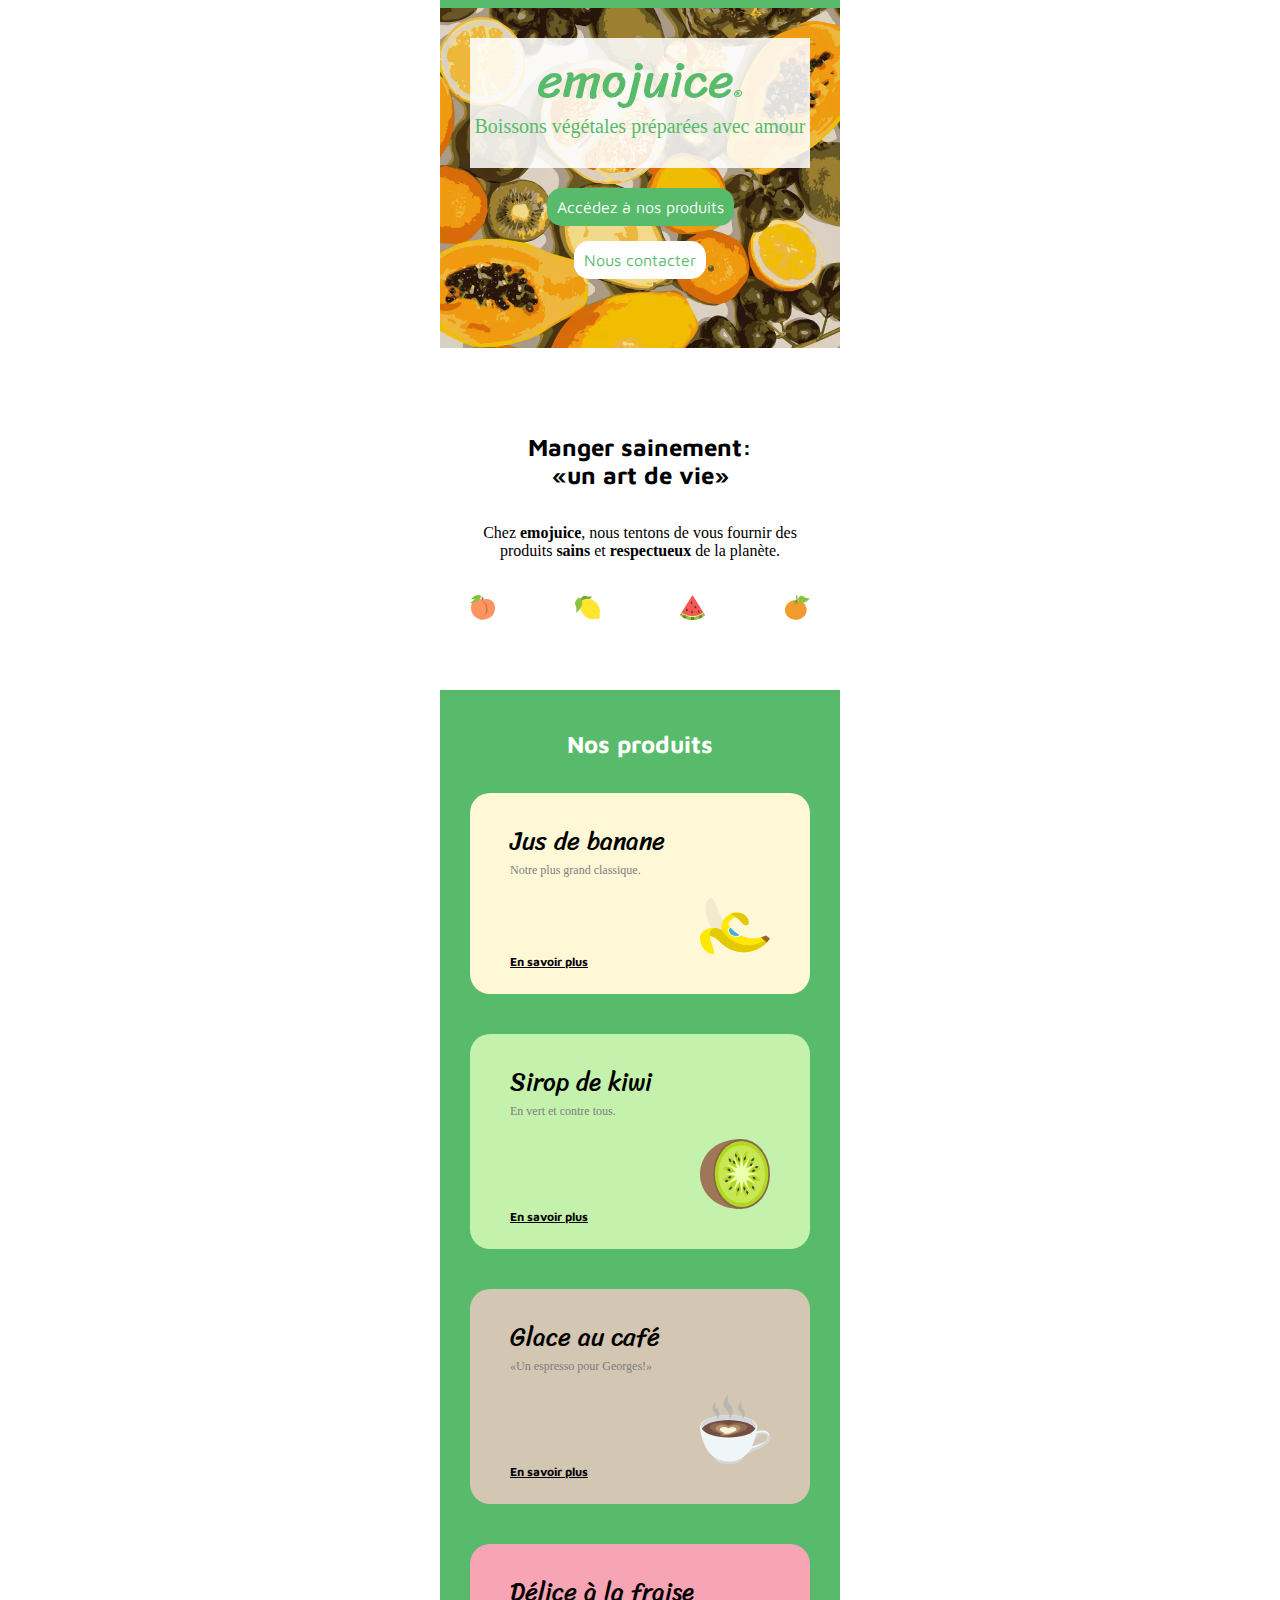
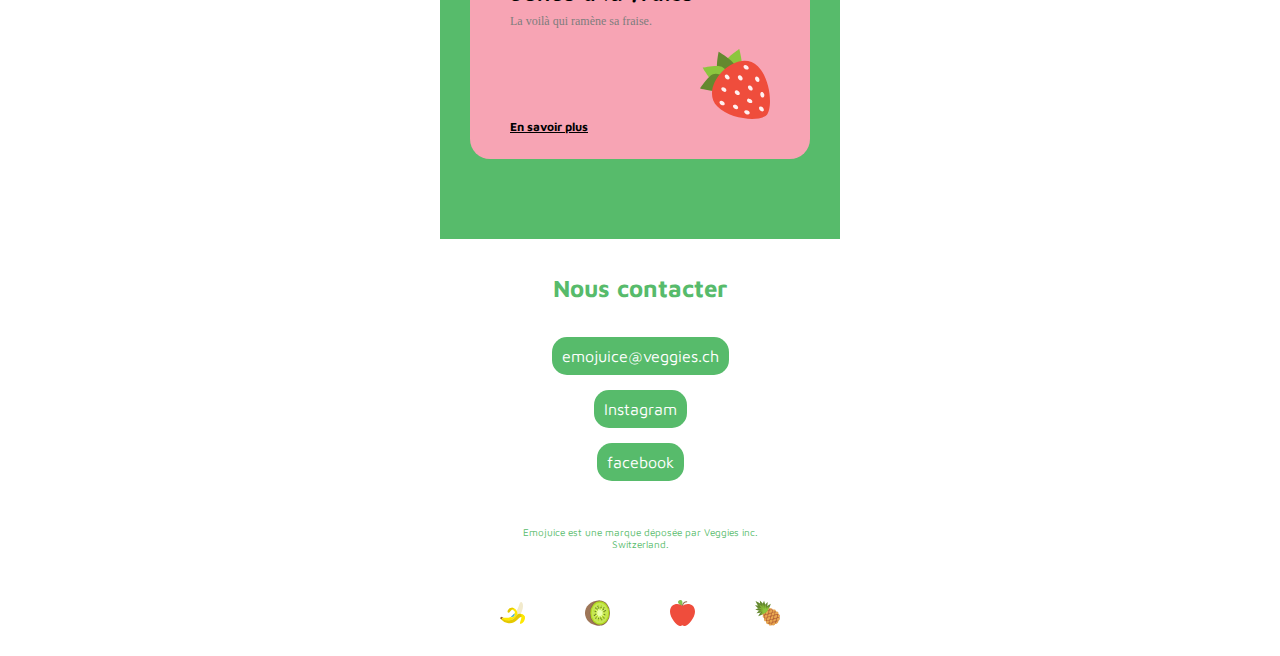
<file: index.html>
<!DOCTYPE html>
<html>
  <head>
    <meta charset="UTF-8" />
    <meta name="viewport" content="width=device-width, initial-scale=1.0" />
    <title>emojuice</title>
    <link rel="stylesheet" href="css/styles.css">
    <link rel="preconnect" href="https://fonts.googleapis.com">
    <link rel="preconnect" href="https://fonts.gstatic.com" crossorigin>
    <link href="https://fonts.googleapis.com/css2?family=Maven+Pro:wght@400;700&
    family=Quattrocento:wght@400;700&family=Sriracha&display=swap" rel="stylesheet">
  </head>
  <body>
    <header class="home">
      <div class="header-card">
        <h1><img src="img/logotype.svg" alt="logotype d'emojuice"></h1>
        <p>Boissons végétales préparées avec amour</p>
      </div>
      <div class="button-container">
        <a href="#products" class="button">Accédez à nos produits</a>
        <a href="#contact" class="button button-light">Nous contacter</a>
      </div>
    </header>
    <main>
      <div class="intro-site">
        <h2>Manger sainement:<br>«un art de vie»</h2>
        <p>Chez <strong>emojuice</strong>, nous tentons de vous fournir des
           produits <strong>sains</strong> et <strong>respectueux</strong> de
           la planète.</p>
           <div class="fruitline">
             <img src="img/peach.svg" alt="illustration d'une pèche">
             <img src="img/lemon.svg" alt="illustration d'un citron">
             <img src="img/watermelon.svg" alt="illustration d'une pastèque">
             <img src="img/orange.svg" alt="illustration d'une orange">
           </div>
      </div>
      <div class="presentation-produits">
        <h2 id="products">Nos produits</h2>
      <article class="element element-banana">
        <h1>Jus de banane</h1>
        <p>Notre plus grand classique.</p>
        <img src="img/banana-left.svg" alt="illustration d'une banane">
        <a class="product" href="banana.html">En savoir plus</a>
      </article>
      <article class="element element-kiwi">
        <h1>Sirop de kiwi</h1>
        <p>En vert et contre tous.</p>
        <img src="img/kiwi.svg" alt="illustration d'un kiwi">
        <a class="product" href="kiwi.html">En savoir plus</a>
      </article>
      <article class="element element-coffee">
        <h1>Glace au café</h1>
        <p>«Un espresso pour Georges!»</p>
        <img src="img/coffee.svg" alt="illustration d'une tasse de café">
        <a class="product" href="coffee.html">En savoir plus</a>
      </article>
      <article class="element element-strawberry">
        <h1>Délice à la fraise</h1>
        <p>La voilà qui ramène sa fraise.</p>
        <img src="img/strawberry.svg" alt="illustration d'une fraise">
        <a class="product" href="strawberry.html">En savoir plus</a>
      </article>
      </div>
    </main>
    <footer>
      <div id="contact" class="contact-container">
        <h2>Nous contacter</h2>
        <a href="mailto:emojuice@veggies.ch"class="button">emojuice@veggies.ch</a>
        <a href="https://www.instagram.com/juices_it/?hl=fr"
          target="blank"
          class="button">Instagram</a>
        <a href="https://www.facebook.com/VegetableJuicing/"
          target="blank"
          class="button">facebook</a>
      </div>
      <p>Emojuice est une marque déposée par Veggies inc. Switzerland.</p>
      <div class="fruitline">
        <img src="img/banana-right.svg" alt="illustration d'une banane">
        <img src="img/kiwi.svg" alt="illustration d'un kiwi">
        <img src="img/apple.svg" alt="illustration d'une pomme">
        <img src="img/pineapple.svg" alt="illustration d'un ananas">
      </div>
    </footer>
  </body>
</html>
</file>
<file: css/styles.css>
body {
  scroll-behavior: smooth;
  font-family: Maven Pro;
  font-weight: 400;
  text-align: center;
  max-width: 400px;
  margin: auto;
}

.home {
  background-image: url(../img/vectorized-fruits.webp);
  background-size: cover;
  background-repeat: no-repeat;
  background-position: center;
  border-top: solid #57BB6B 8px;
  height: 340px;
}

.detail {
  background-image: url(../img/vectorized-fruits.webp);
  background-size: cover;
  background-position: center;
  border-top: solid #57BB6B 8px;
  height: 200px;
}

footer {
  padding: 0 60px 10px;
}

h1 {
  width: 205px;
  height: auto;
  margin: 25px 0 0;
}

h2 {
  color: white;
  margin: 35px 0;
}

footer p {
  color: #57BB6B;
  font-size: 10px;
  padding: 20px;
}

.header-card {
  background-color: #ffffffdd;
  color: #57BB6B;
  text-align: center;
  margin: 30px 30px 0;
  display: flex;
  flex-direction: column;
  justify-content: space-around;
  align-items: center;
}

.header-card p {
  font-family: Quattrocento;
  font-size: 20px;
  text-align: center;
  margin: 0 0 30px;
}

.button-container {
  display: flex;
  flex-direction: column;
  justify-content: center;
  align-items: center;
  padding: 20px;
}

.button {
  background-color:#57BB6B;
  padding: 10px;
  text-decoration: none;
  color: white;
  border-radius: 15px;
  margin-bottom: 15px;
}

.button-light {
  background-color: white;
  color: #57BB6B;
}

.intro-site {
  padding: 50px 30px;
}

.intro-site h2 {
  color: black;
}

.intro-site p {
  font-family: Quattrocento;
  margin: 15px 0;
}

.fruitline img {
  width: 25px;
  margin: 20px 0;
}

.fruitline {
  display: flex;
  flex-direction: row;
  justify-content: space-between;
}

.presentation-produits {
  background-color: #57BB6B;
  padding: 5px 30px 40px;
}

.presentation-produits .element {
  display: flex;
  flex-direction: column;
  justify-content: space-around;
  align-items: flex-start;
}

.element {
  background-color: wheat;
  border-radius: 20px;
  padding: 0 40px;
  margin-bottom: 40px;
  text-align: left;
}

.element img {
  width: 70px;
  margin-top: 20px;
  align-self: flex-end;
}

.element h1 {
  font-family: Sriracha;
  font-size: 25px;
  font-weight: normal;
}

.element p {
  font-family: Quattrocento;
  font-size: 12px;
  color: #7e7d7d;
  margin: 0;
}

.element-banana {
  background-color: #FFF8D7;
}

.element-kiwi {
  background-color: #C4F2AD;
}

.element-coffee {
  background-color: #D3C6B2;
}

.element-strawberry {
  background-color: #F7A4B4;
}

.product {
  color: black;
  font-size: 12px;
  font-weight: 700;
  margin-bottom: 25px;
}

.contact-container {
  display: flex;
  flex-direction: column;
  justify-content: space-between;
  align-items: center;
}

.contact-container h2 {
  color: #57BB6B;
}

.intro-element-kiwi {
  background-color: #C4F2AD;
  color: black;
  padding: 30px;
  box-sizing: border-box;
}

.intro-element-kiwi h2 {
  font-family: Sriracha;
  color: black;
  margin: 0;
}

.intro-element-kiwi p {
  color: #7e7d7d;
  margin: 0;
  font-size: 12px;
}

.intro-element-kiwi img {
  width: 120px;
  margin-top: 20px;
}

.informations {
  background-color: #57BB6B;
  color: white;
  padding: 50px;
  text-align: left;
}

.informations img {
  width: 240px;
  margin: auto;
}

li {
  text-align: left;
  font-size: 10px;
}
</file>
